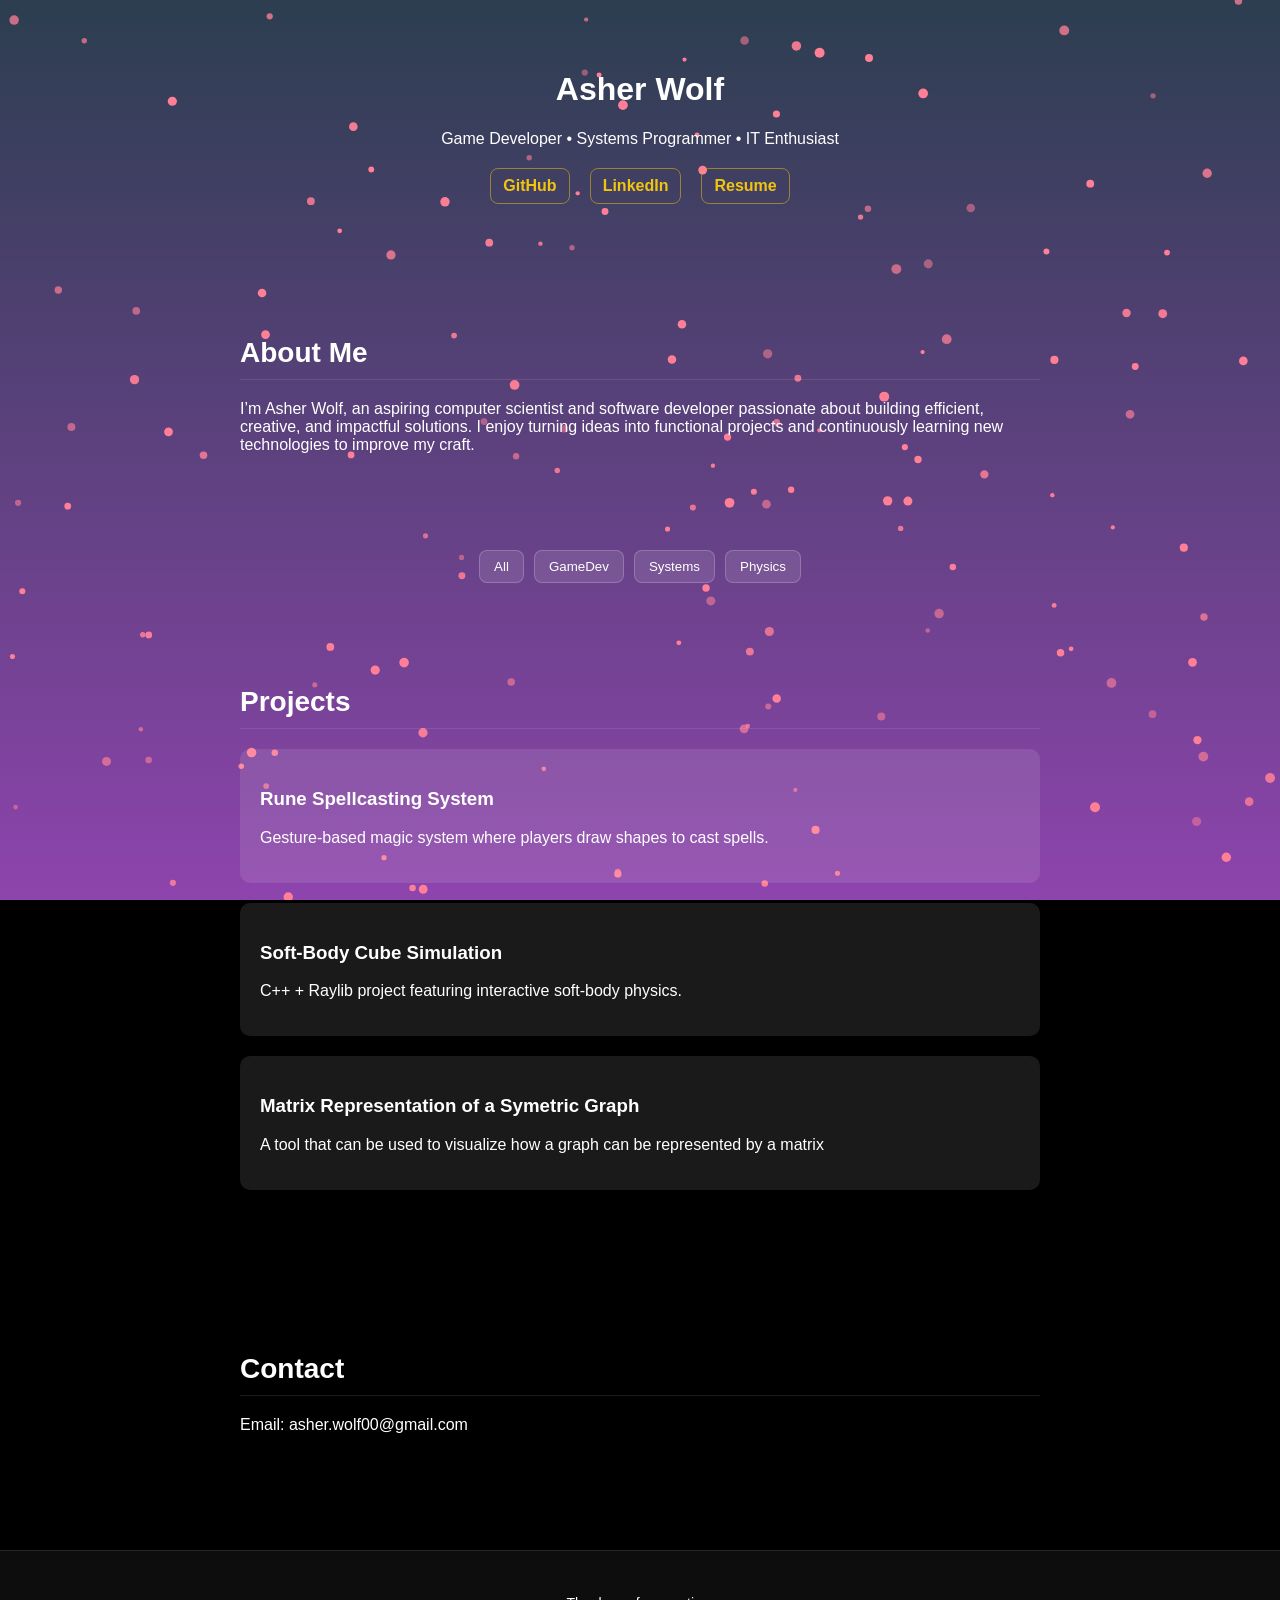
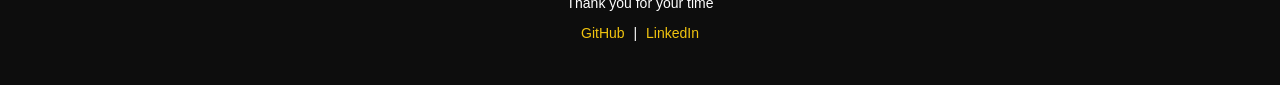
<file: index.html>
<!DOCTYPE html>
<html lang="en">
<head>
  <meta charset="UTF-8">
  <meta name="viewport" content="width=device-width, initial-scale=1.0">
  <title>Asher Wolf | Portfolio</title>

  <link rel="stylesheet" href="style.css">
</head>

<body>

<!-- MAIN CANVAS -->
<canvas id="bg"></canvas>

<!-- CURSOR HAND -->
<div id="cursor-hand">
  <img src="images/final_fantasyCursor-removebg-preview.png" alt="FinalFantasyCursor">
</div>

<header>
  <h1>Asher Wolf</h1>
  <p><p>Game Developer • Systems Programmer • IT Enthusiast</p></p>

  <div class="links">
    <a href="https://github.com/FancyPandax" target="_blank">GitHub</a>
    <a href="https://www.linkedin.com/in/asher-wolf-9609331b1" target="_blank">LinkedIn</a>
    <a href="Resume/Resume.html" target="_blank">Resume</a>
  </div>
</header>

<section>
  <h2>About Me</h2>
  <p>
    I’m Asher Wolf, an aspiring computer scientist and software developer passionate about building efficient, creative, and impactful solutions. I enjoy turning ideas into functional projects and continuously learning new technologies to improve my craft.
  </p>
</section>
<div class="filter-bar">
  <button onclick="filterProjects('all')">All</button>
  <button onclick="filterProjects('GameDev')">GameDev</button>
  <button onclick="filterProjects('Systems')">Systems</button>
  <button onclick="filterProjects('Physics')">Physics</button>
</div>

<section>
  <h2>Projects</h2>

  <div class="card" data-tags="GameDev" onclick="openProject('rune')">
    <h3>Rune Spellcasting System</h3>
    <p>Gesture-based magic system where players draw shapes to cast spells.</p>
  </div>

  <div class="card" data-tags="Physics" onclick="openProject('softbody')">
    <h3>Soft-Body Cube Simulation</h3>
    <p>C++ + Raylib project featuring interactive soft-body physics.</p>
  </div>


  <div class="card" data-tags="Systems" onclick="openProject('graphs')">
    <h3>Matrix Representation of a Symetric Graph</h3>
    <p>A tool that can be used to visualize how a graph can be represented by a matrix </p>
  </div>

</section>

<section>
  <h2>Contact</h2>
  <p>Email: asher.wolf00@gmail.com</p>
</section>

<footer>
  <p>Thank you for your time</p>
  <p>
    <a href="https://github.com/FancyPandax" target="_blank">GitHub</a> |
    <a href="https://www.linkedin.com/in/asher-wolf-9609331b1" target="_blank">LinkedIn</a>
  </p>
</footer>

<!-- PROJECT MODAL -->
<div id="project-modal" class="modal">
  <div class="modal-content">
    <span id="modal-close">&times;</span>

    <h2 id="modal-title">Project Title</h2>
    <p id="modal-description">Project description goes here</p>

    <a id="modal-link" href="#" target="_blank">Open Project</a>
  </div>
</div>

<script src="script.js"></script>

</body>
</html>
</file>
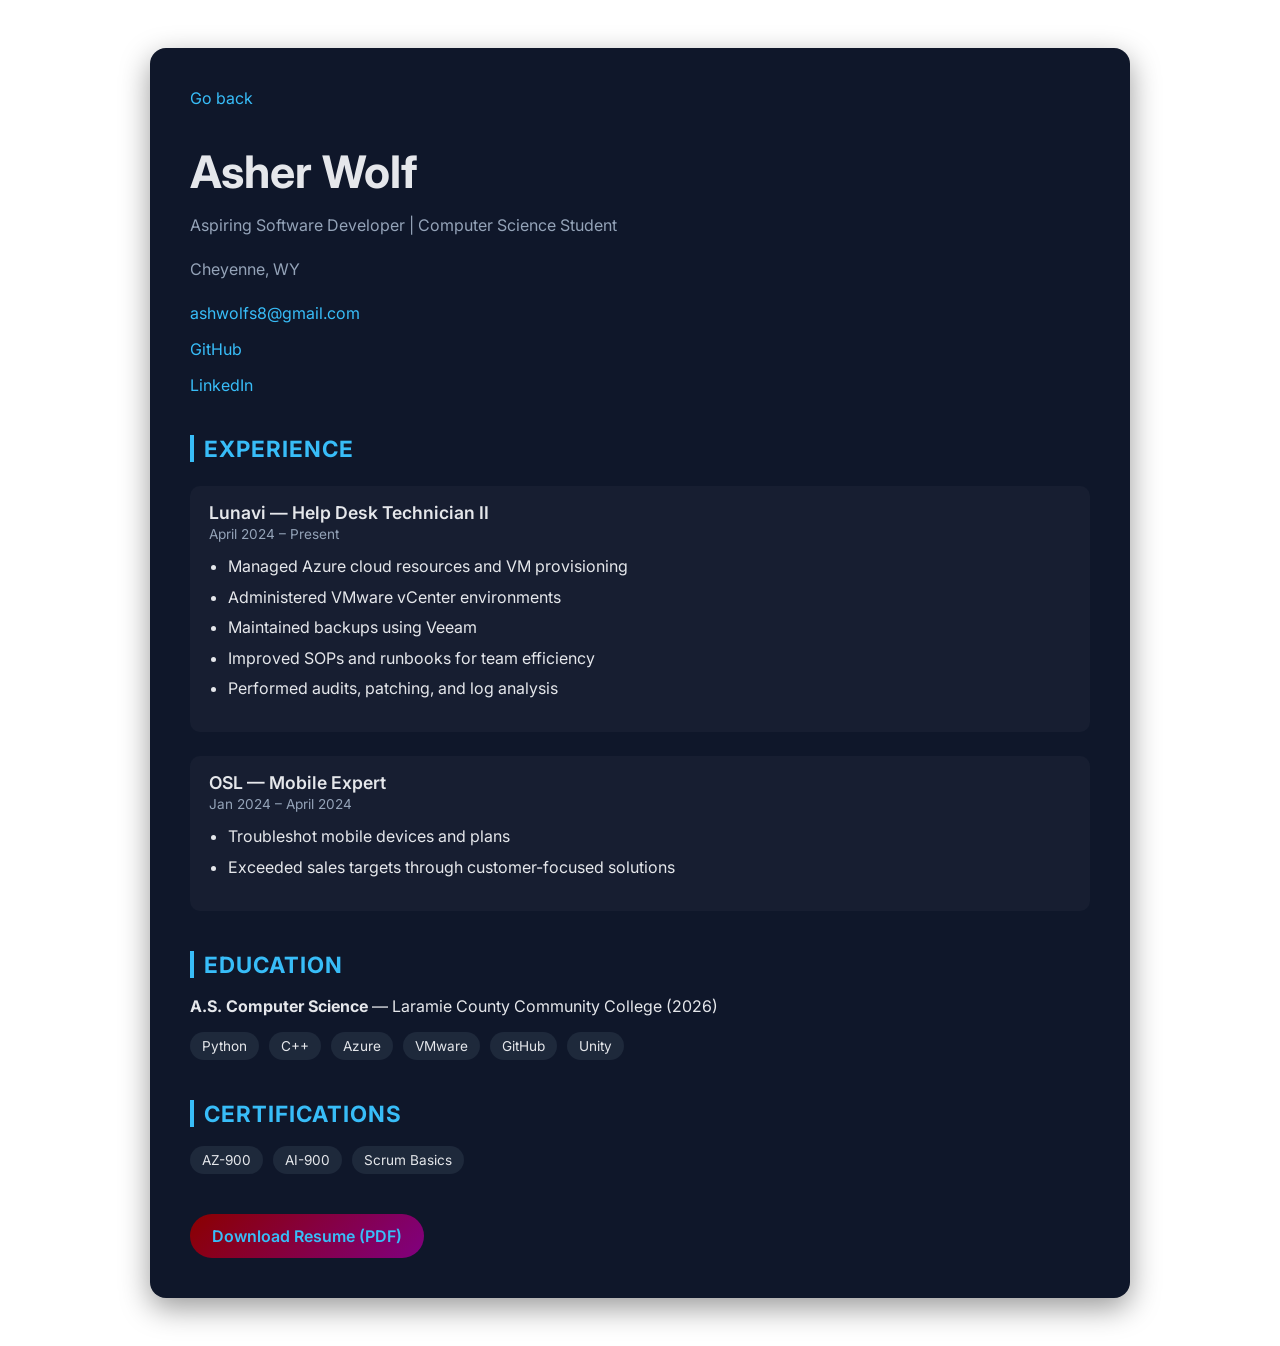
<file: Resume/Resume.html>
<!DOCTYPE html>
<html lang="en">
<head>
  <meta charset="UTF-8">
  <meta name="viewport" content="width=device-width, initial-scale=1.0">
  <title>Asher Wolf | Resume</title>

  <link rel="stylesheet" href="Resume.css">
  <link href="https://fonts.googleapis.com/css2?family=Inter:wght@400;600;700&display=swap" rel="stylesheet">
</head>


<section id="resume">
  <a href="../index.html">Go back</a>
  <h1>Asher Wolf</h1>
  <p>Aspiring Software Developer | Computer Science Student</p>

  <div class="contact">
    <p>Cheyenne, WY</p>
    <p><a href="mailto:ashwolfs8@gmail.com">ashwolfs8@gmail.com</a></p>
    <p><a href="https://github.com/FancyPandax">GitHub</a></p>
    <p><a href="https://www.linkedin.com/in/asher-wolf-9609331b1">LinkedIn</a></p>
  </div>

  <h2>Experience</h2>

  <div class="job">
    <h3>Lunavi — Help Desk Technician II</h3>
    <span>April 2024 – Present</span>
    <ul>
      <li>Managed Azure cloud resources and VM provisioning</li>
      <li>Administered VMware vCenter environments</li>
      <li>Maintained backups using Veeam</li>
      <li>Improved SOPs and runbooks for team efficiency</li>
      <li>Performed audits, patching, and log analysis</li>
    </ul>
  </div>

  <div class="job">
    <h3>OSL — Mobile Expert</h3>
    <span>Jan 2024 – April 2024</span>
    <ul>
      <li>Troubleshot mobile devices and plans</li>
      <li>Exceeded sales targets through customer-focused solutions</li>
    </ul>
  </div>

  <h2>Education</h2>
  <p><strong>A.S. Computer Science</strong> — Laramie County Community College (2026)</p>

  <div class="skills">
  <span class="skill">Python</span>
  <span class="skill">C++</span>
  <span class="skill">Azure</span>
  <span class="skill">VMware</span>
  <span class="skill">GitHub</span>
  <span class="skill">Unity</span>
</div>
<h2>Certifications</h2>
<div class="skills">
  <span class="skill">AZ-900</span>
  <span class="skill">AI-900</span>
  <span class="skill">Scrum Basics</span>
</div>

  <a class="resume-btn" href="_Resume-Asher.pdf" download>Download Resume (PDF)</a>
</section>
</file>
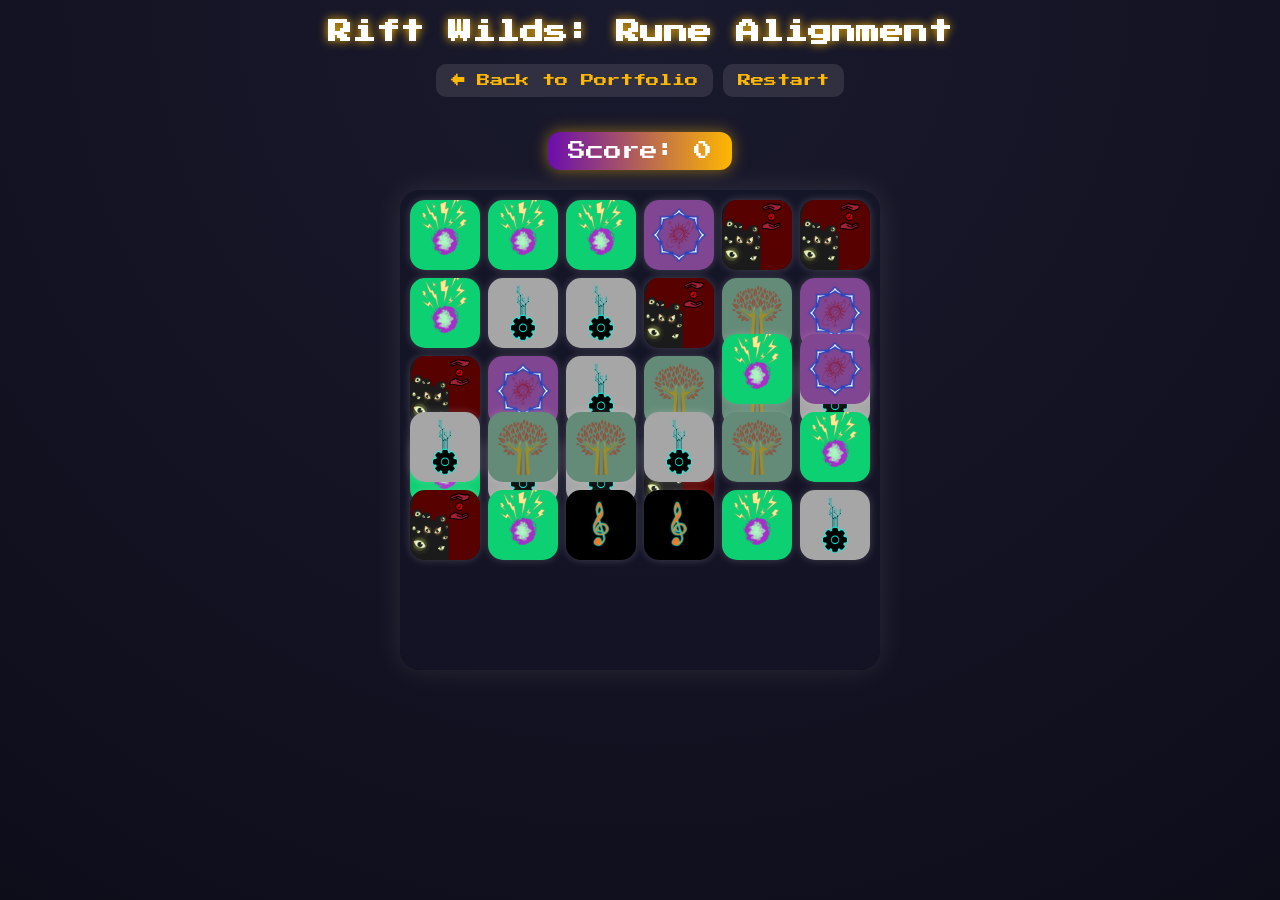
<file: RiftAllignmentGame/rift-alignment-game.html>
<!DOCTYPE html>
<html lang="en">
<head>
<meta charset="UTF-8">
<meta name="viewport" content="width=device-width, initial-scale=1.0">
<title>Rift Wilds: Rune Alignment</title>
<link href="https://fonts.googleapis.com/css2?family=Press+Start+2P&display=swap" rel="stylesheet">
<style>
  body {
    font-family: 'Press Start 2P', cursive;
    margin: 0;
    display: flex;
    flex-direction: column;
    align-items: center;
    background: radial-gradient(circle at top, #1a1a2e, #0d0d1a);
    color: #fff;
    min-height: 100vh;
  }

  h1 {
    margin: 20px 0;
    font-size: 24px;
    text-shadow: 0 0 10px #ffb700;
  }

  #score {
    margin-bottom: 20px;
    font-size: 18px;
    padding: 10px 20px;
    background: linear-gradient(90deg, #6a0dad, #ffb700);
    border-radius: 12px;
    box-shadow: 0 0 15px rgba(255,187,0,0.5);
  }

  #board {
    display: grid;
    grid-template-columns: repeat(6, 70px);
    grid-template-rows: repeat(6, 70px);
    gap: 8px;
    padding: 10px;
    background: rgba(20,20,40,0.5);
    border-radius: 20px;
    box-shadow: 0 0 30px rgba(255,255,255,0.1);
    position: relative;
  }

  .rune {
    width: 70px;
    height: 70px;
    border-radius: 15px;
    cursor: pointer;
    background-size: cover;
    background-position: center;
    transition: transform 0.3s ease, box-shadow 0.3s, opacity 0.3s;
    box-shadow: 0 0 8px rgba(255,255,255,0.2);
    position: relative;
  }

  .rune:hover {
    transform: scale(1.15) rotate(5deg);
    box-shadow: 0 0 15px rgba(255,255,255,0.6);
  }

  .fade {
    opacity: 0;
    transform: scale(0.1) rotate(-20deg);
  }

  .selected {
    border: 3px solid #ffb700;
    box-shadow: 0 0 15px #ffb700;
  }

  .power {
    animation: powerGlow 1s infinite alternate;
    border: 2px solid #ff00ff;
    box-shadow: 0 0 20px #ff00ff, 0 0 40px #ff00ff inset;
  }

  @keyframes powerGlow {
    0% { transform: scale(1.05); box-shadow: 0 0 15px #ff00ff, 0 0 30px #ff00ff inset; }
    100% { transform: scale(1.15); box-shadow: 0 0 25px #ff00ff, 0 0 50px #ff00ff inset; }
  }

  @keyframes bounce {
    0% { transform: translateY(0px) rotate(0deg); }
    50% { transform: translateY(-10px) rotate(-5deg); }
    100% { transform: translateY(0px) rotate(0deg); }
  }

  @keyframes burst {
    0% { transform: scale(1) rotate(0deg); opacity: 1; }
    50% { transform: scale(1.5) rotate(15deg); opacity: 0.8; }
    100% { transform: scale(0) rotate(30deg); opacity: 0; }
  }
  button {
  margin-bottom: 15px;
  padding: 10px 20px;
  border-radius: 10px;
  border: none;
  background: #ffb700;
  font-family: 'Press Start 2P', cursive;
  cursor: pointer;
}
.game-header {
  text-align: center;
  margin-bottom: 10px;
}

.top-controls {
  display: flex;
  gap: 10px;
  justify-content: center;
  margin-top: 10px;
}

button {
  padding: 10px 15px;
  border-radius: 10px;
  border: none;
  background: rgba(255,255,255,0.1);
  color: #ffb700;
  font-family: 'Press Start 2P', cursive;
  cursor: pointer;
  transition: 0.2s;
}

button:hover {
  background: rgba(255,255,255,0.2);
  transform: scale(1.05);
}
button:active {
  transform: scale(0.95);
}
.combo-text {
  position: absolute;
  font-size: 14px;
  color: #ffb700;
  pointer-events: none;
  animation: floatUp 0.8s ease-out forwards;
  text-shadow: 0 0 10px #ffb700;
}

@keyframes floatUp {
  0% {
    opacity: 1;
    transform: translateY(0) scale(1);
  }
  100% {
    opacity: 0;
    transform: translateY(-40px) scale(1.3);
  }
}

#score {
  margin: 10px 0 20px;
}
</style>
</head>
<body>
<header class="game-header">
  <h1>Rift Wilds: Rune Alignment</h1>

  <div class="top-controls">
    <button onclick="goBack()">← Back to Portfolio</button>
    <button onclick="restartGame()">Restart</button>
  </div>
</header>

<div id="score">Score: 0</div>
<div id="board"></div>

<script>
const runes = [
  '../images/Machine.jpg',
  '../images/Evil.jpg',
  '../images/earth.jpg',
  '../images/Rift.jpg',
  '../images/Djinn.jpg',
  '../images/Sound.jpg'
];
const powerRune = '../images/power.jpg';
const boardSize = 6;
let board = [];
let firstSelected = null;
let score = 0;
const boardDiv = document.getElementById('board');
const scoreDiv = document.getElementById('score');

function randomRune() { return runes[Math.floor(Math.random()*runes.length)]; }

function createBoard() {
  board = [];
  boardDiv.innerHTML = '';
  for (let i=0;i<boardSize*boardSize;i++){
    board.push(randomRune());
    const div=document.createElement('div');
    div.classList.add('rune');
    div.dataset.index=i;
    div.style.backgroundImage=`url(${board[i]})`;
    div.style.transform=`translateY(-100px)`;
    div.addEventListener('click',()=>selectRune(i));
    boardDiv.appendChild(div);
    setTimeout(()=>{ div.style.transform='translateY(0)'; },50*i);
  }
}

function selectRune(index){
  const selectedDiv=boardDiv.children[index];

  // Activate power rune
  if(board[index]===powerRune){
    activatePowerRune(index);
    return;
  }

  if(!firstSelected){
    firstSelected=index;
    selectedDiv.classList.add('selected');
    return;
  }
  if(isAdjacent(firstSelected,index)){
    swapRunes(firstSelected,index);
    setTimeout(()=>checkMatches(true),200);
  }
  boardDiv.children[firstSelected].classList.remove('selected');
  firstSelected=null;
}

function isAdjacent(a,b){
  const rowA=Math.floor(a/boardSize), colA=a%boardSize;
  const rowB=Math.floor(b/boardSize), colB=b%boardSize;
  return Math.abs(rowA-rowB)+Math.abs(colA-colB)===1;
}

function swapRunes(a,b){
  [board[a],board[b]]=[board[b],board[a]];
  updateRuneDiv(a);
  updateRuneDiv(b);
}

function updateRuneDiv(i){
  const div=boardDiv.children[i];
  div.style.backgroundImage=`url(${board[i]})`;
  div.classList.remove('fade');
  div.classList.remove('power');
  if(board[i]===powerRune) div.classList.add('power');
}

function applyGravity(){
  for(let c=0;c<boardSize;c++){
    let column = [];
    for(let r=0;r<boardSize;r++){
      column.push(board[r*boardSize+c]);
    }
    let emptyCount = column.filter(v=>v===null).length;
    column = column.filter(v=>v!==null);
    for(let i=0;i<emptyCount;i++) column.unshift(randomRune());
    for(let r=0;r<boardSize;r++){
      const i=r*boardSize+c;
      if(board[i]!==column[r]){
        board[i]=column[r];
        const div=boardDiv.children[i];
        div.style.transform='translateY(-100px) rotate(5deg)';
        setTimeout(()=>{ div.style.transform='translateY(0) rotate(0deg)'; },50*r);
        updateRuneDiv(i);
      }
    }
  }
}

function animateMatch(i){
  const div=boardDiv.children[i];
  div.style.animation='bounce 0.3s';
  setTimeout(()=>{ div.style.animation=''; },300);
}

function checkMatches(chain=false){
  let matched=new Set();
  let specialRunes=[];

  for(let r=0;r<boardSize;r++){
    for(let c=0;c<boardSize-2;c++){
      const i=r*boardSize+c;
      if(board[i] && board[i]===board[i+1] && board[i]===board[i+2]){
        matched.add(i); matched.add(i+1); matched.add(i+2);
        if(c<boardSize-3 && board[i]===board[i+3]) specialRunes.push(i+3);
      }
    }
  }

  for(let c=0;c<boardSize;c++){
    for(let r=0;r<boardSize-2;r++){
      const i=r*boardSize+c;
      if(board[i] && board[i]===board[i+boardSize] && board[i]===board[i+2*boardSize]){
        matched.add(i); matched.add(i+boardSize); matched.add(i+2*boardSize);
        if(r<boardSize-3 && board[i]===board[i+3*boardSize]) specialRunes.push(i+3*boardSize);
      }
    }
  }

  if(matched.size>0){
    score+=matched.size*10;
    scoreDiv.textContent='Score: '+score;
    matched.forEach(i => {
  showComboText(i, 10);
});
    matched.forEach(i=>animateMatch(i));
    setTimeout(()=>{
      matched.forEach(i=>board[i]=null);
      applyGravity();
      specialRunes.forEach(i=>{
        board[i]=powerRune;
        updateRuneDiv(i);
      });
      setTimeout(()=>checkMatches(true),400);
    },300);
  }
}

// Power Rune activates row/column clear
function activatePowerRune(index){
  const row=Math.floor(index/boardSize);
  const col=index%boardSize;
  let toClear=[];

  // Add row
  for(let c=0;c<boardSize;c++) toClear.push(row*boardSize+c);
  // Add column
  for(let r=0;r<boardSize;r++) toClear.push(r*boardSize+col);

  // Animate burst
  toClear.forEach(i=>{
    if(board[i]!==null){
      const div=boardDiv.children[i];
      div.style.animation='burst 0.4s';
      setTimeout(()=>{ div.style.animation=''; },400);
    }
  });

  // Clear runes
  toClear.forEach(i=>board[i]=null);

  applyGravity();
  setTimeout(()=>checkMatches(true),400);
  score += toClear.length*10;
  scoreDiv.textContent='Score: '+score;
}

createBoard();

function goBack() {
  window.location.href = "../index.html";
}
function restartGame() {
  score = 0;
  scoreDiv.textContent = 'Score: 0';
  createBoard();
}
function showComboText(index, points) {
  const tile = boardDiv.children[index];
  const rect = tile.getBoundingClientRect();

  const text = document.createElement("div");
  text.className = "combo-text";
  text.textContent = "+" + points;

  text.style.left = rect.left + window.scrollX + "px";
  text.style.top = rect.top + window.scrollY + "px";

  document.body.appendChild(text);

  setTimeout(() => {
    text.remove();
  }, 800);
}
</script>

</body>
</html>
</file>
<file: style.css>
body {
  margin: 0;
  font-family: Arial, sans-serif;
  color: white;
  background: black;
  overflow-x: hidden;
}

/* Canvas layers */
canvas {
  position: fixed;
  top: 0;
  left: 0;
  z-index: -1;
}

/* Header */
header {
  text-align: center;
  padding: 50px 20px;
}

/* Links */
.links {
  display: flex;
  justify-content: center;   
  gap: 20px;                
  margin-top: 20px;
}

.links a {
  color: #f1c40f;           
  text-decoration: none;
  font-weight: bold;
  font-size: 16px;
  padding: 8px 12px;
  border: 1px solid rgba(241, 196, 15, 0.5); 
  border-radius: 8px;
  transition: all 0.2s ease;
}

.links a:hover {
  background: rgba(241, 196, 15, 0.2);  
  color: #fff;                           
  transform: translateY(-2px);           
  border-color: rgba(241, 196, 15, 0.8); 
}



/* Cards */
.card {
  background: rgba(255,255,255,0.1);
  padding: 20px;
  margin: 20px 0;
  cursor: pointer;
  border-radius: 10px;
  transition: 0.2s;
}

.card:hover {
  transform: translateY(-5px);
  background: rgba(255,255,255,0.2);
}

/* Start screen */
#startScreen {
  position: fixed;
  width: 100%;
  height: 100%;
  background: black;
  display: flex;
  flex-direction: column;
  justify-content: center;
  align-items: center;
  z-index: 10;
}

/* Start buttons */
.start-buttons {
  margin-top: 20px;
}

.start-buttons button {
  display: block;
  margin: 10px auto;
  padding: 12px 20px;
  font-size: 16px;
  background: rgba(255,255,255,0.1);
  color: white;
  border: 1px solid white;
  cursor: pointer;
  transition: 0.2s;
}

.start-buttons button:hover {
  background: rgba(255,255,255,0.3);
}

#cursor-hand {
  position: absolute;
  width: 80px;          
  height: 80px;        
  pointer-events: none; 
  opacity: 0;
  transition: opacity 0.2s ease, transform 0.1s ease;
  z-index: 9999;        
}

#cursor-hand img {
  width: 100%;
  height: 100%;
  display: block;
}

footer {
  text-align: center;
  padding: 30px 20px;
  background: rgba(255, 255, 255, 0.05); 
  margin-top: 40px;
  border-top: 1px solid rgba(255,255,255,0.1);
  color: white;
  font-size: 14px;
}

footer a {
  color: #f1c40f; 
  text-decoration: none;
  margin: 0 5px;
  transition: 0.2s;
}

footer a:hover {
  text-decoration: underline;
  color: #e67e22; 
}

section {
  padding: 60px 20px;
  max-width: 800px;
  margin: auto;
}

h2 {
  margin-bottom: 20px;
  font-size: 28px;
  border-bottom: 1px solid rgba(255,255,255,0.1);
  padding-bottom: 10px;
}

/* ============================
   MODAL BACKDROP
============================ */
/* BACKDROP */
.modal {
  position: fixed;
  top: 0;
  left: 0;
  width: 100%;
  height: 100%;
  background: rgba(0,0,0,0.7);

  display: flex;
  justify-content: center;
  align-items: center;

  z-index: 10000;

  opacity: 0;
  visibility: hidden;
  pointer-events: none;

  transition: opacity 0.2s ease;
}

/* ACTIVE STATE */
.modal.show {
  opacity: 1;
  visibility: visible;
  pointer-events: auto;
}

/* ============================
   MODAL BOX
============================ */
.modal-content {
  background: rgba(20, 20, 30, 0.95);
  padding: 30px;
  border-radius: 12px;
  width: 90%;
  max-width: 500px;
  color: white;
  position: relative;
  border: 1px solid rgba(255,255,255,0.1);
}

/* CLOSE BUTTON */
#modal-close {
  position: absolute;
  top: 10px;
  right: 15px;
  cursor: pointer;
  font-size: 24px;
}

/* LINK BUTTON */
#modal-link {
  display: inline-block;
  margin-top: 20px;
  padding: 10px 15px;
  background: rgba(255,255,255,0.1);
  border-radius: 8px;
  color: white;
  text-decoration: none;
  transition: transform 0.2s ease;
}

#modal-link:hover {
  background: rgba(255,255,255,0.2);
}

.filter-bar {
  display: flex;
  justify-content: center;
  gap: 10px;
  margin: 20px 0;
  flex-wrap: wrap;
}

.filter-bar button {
  background: rgba(255,255,255,0.1);
  color: white;
  border: 1px solid rgba(255,255,255,0.2);
  padding: 8px 14px;
  border-radius: 8px;
  cursor: pointer;
  transition: 0.2s;
}

.filter-bar button:hover {
  background: rgba(255,255,255,0.25);
  transform: translateY(-2px);
}
</file>
<file: Resume/Resume.css>
#resume {
  max-width: 900px;
  margin: 3rem auto;
  padding: 2.5rem;
  background: #0f172a; /* dark slate */
  color: #e5e7eb;
  border-radius: 16px;
  box-shadow: 0 10px 30px rgba(0,0,0,0.4);
  font-family: 'Inter', sans-serif;
}

/* Name */
#resume h1 {
  font-size: 2.8rem;
  margin-bottom: 0.2rem;
  font-weight: 700;
}

/* Subtitle */
#resume p:first-of-type {
  color: #94a3b8;
  margin-bottom: 1.5rem;
}

/* Section headers */
#resume h2 {
  margin-top: 2.5rem;
  font-size: 1.4rem;
  text-transform: uppercase;
  letter-spacing: 1px;
  color: #38bdf8;
  border-left: 4px solid #38bdf8;
  padding-left: 10px;
}

/* Job block */
.job {
  margin-top: 1.5rem;
  padding: 1rem 1.2rem;
  background: rgba(255,255,255,0.03);
  border-radius: 10px;
  transition: 0.2s ease;
}

.job:hover {
  background: rgba(255,255,255,0.06);
  transform: translateY(-2px);
}

/* Job title */
.job h3 {
  margin: 0;
  font-size: 1.1rem;
  font-weight: 600;
}

/* Dates */
.job span {
  font-size: 0.85rem;
  color: #94a3b8;
}

/* Bullet points */
.job ul {
  margin-top: 0.7rem;
  padding-left: 1.2rem;
}

.job li {
  margin-bottom: 0.4rem;
  line-height: 1.5;
}

/* Links */
#resume a {
  color: #38bdf8;
  text-decoration: none;
}

#resume a:hover {
  text-decoration: underline;
}

/* Skills block */
#resume .skills {
  display: flex;
  flex-wrap: wrap;
  gap: 10px;
  margin-top: 1rem;
}

.skill {
  background: #1e293b;
  padding: 6px 12px;
  border-radius: 999px;
  font-size: 0.85rem;
}

.skill:hover {
    transform: scale(1.05);
  box-shadow: 0 0 15px rgba(56,189,248,0.5);

}

/* Resume button */
.resume-btn {
  display: inline-block;
  margin-top: 2.5rem;
  padding: 12px 22px;
  background: linear-gradient(135deg, darkred, purple);
  color: black;
  border-radius: 999px;
  text-decoration: none;
  font-weight: 600;
  transition: 0.2s ease;
}

.resume-btn:hover {
  transform: scale(1.05);
  box-shadow: 0 0 15px rgba(56,189,248,0.5);
}
</file>
